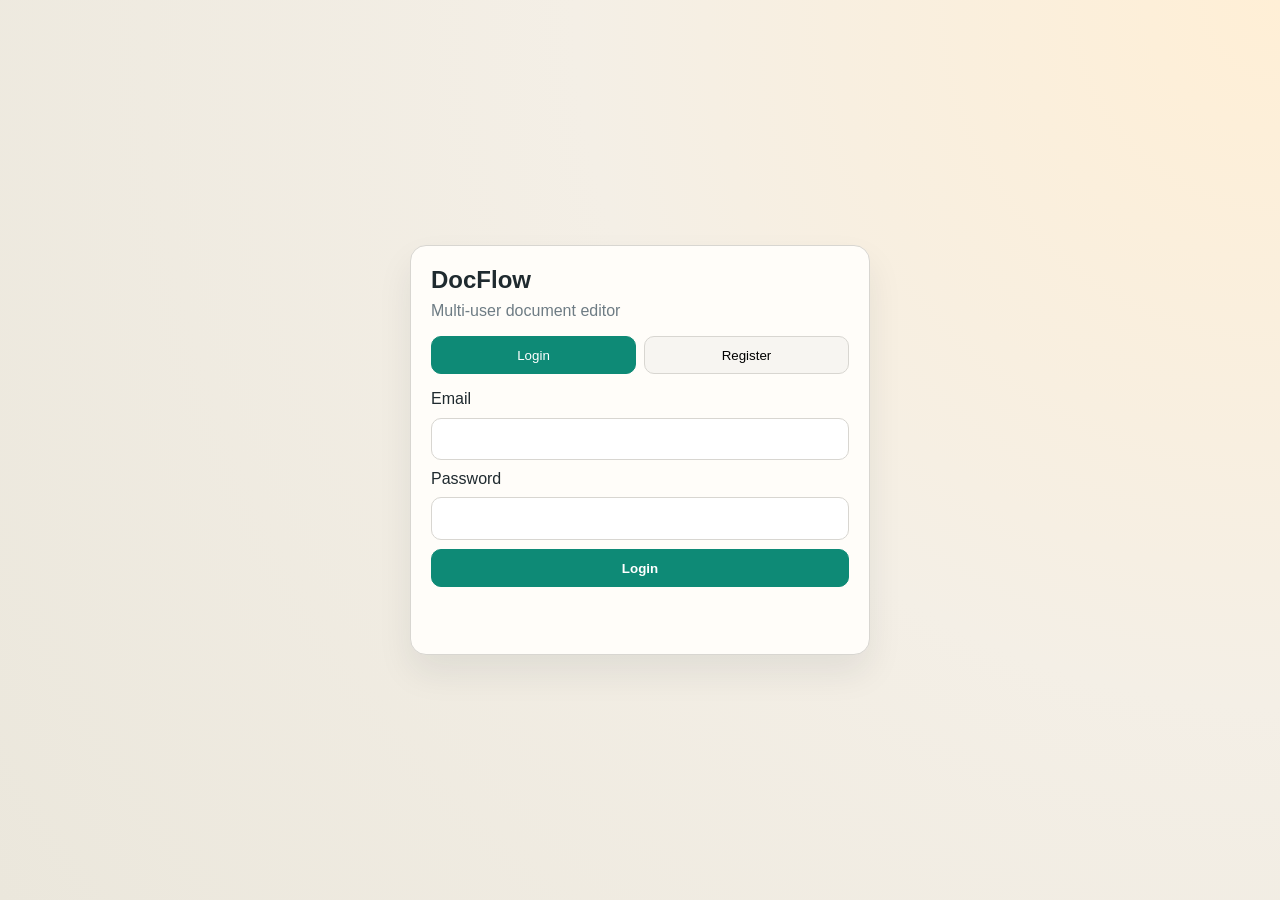
<file: client/index.html>
<!DOCTYPE html>
<html lang="en">
<head>
	<meta charset="UTF-8">
	<meta name="viewport" content="width=device-width, initial-scale=1.0">
	<title>DocFlow | Login</title>
	<link rel="stylesheet" href="css/style.css">
</head>
<body>
	<main class="auth-shell">
		<section class="card auth-card">
			<h1>DocFlow</h1>
			<p class="muted">Multi-user document editor</p>

			<div class="tabs">
				<button id="show-login" class="tab-btn active" type="button">Login</button>
				<button id="show-register" class="tab-btn" type="button">Register</button>
			</div>

			<form id="login-form" class="form-grid">
				<label>Email</label>
				<input type="email" id="login-email" required>
				<label>Password</label>
				<input type="password" id="login-password" required>
				<button class="btn primary" type="submit">Login</button>
			</form>

			<form id="register-form" class="form-grid hidden">
				<label>Name</label>
				<input type="text" id="register-name" required>
				<label>Email</label>
				<input type="email" id="register-email" required>
				<label>Password</label>
				<input type="password" id="register-password" required>
				<label>Role</label>
				<select id="register-role">
					<option value="Editor">Editor</option>
					<option value="Admin">Admin</option>
				</select>
				<button class="btn primary" type="submit">Create Account</button>
			</form>

			<p id="auth-message" class="message"></p>
		</section>
	</main>

	<script src="js/api.js"></script>
	<script src="js/login.js"></script>
</body>
</html>
</file>
<file: client/css/style.css>
:root {
	--bg: #f4efe6;
	--card: #fffdf9;
	--ink: #1f2a2f;
	--muted: #6e7c84;
	--primary: #0e8a76;
	--primary-strong: #0a6d5d;
	--border: #d8d6d1;
	--danger: #b23a48;
	--shadow: 0 18px 35px rgba(22, 34, 45, 0.08);
}

* {
	box-sizing: border-box;
}

body {
	margin: 0;
	font-family: "IBM Plex Sans", "Segoe UI", sans-serif;
	color: var(--ink);
	background: radial-gradient(circle at top right, #ffefd6 0%, var(--bg) 45%, #ebe7dc 100%);
	min-height: 100vh;
}

h1,
h2,
h3 {
	margin: 0 0 0.5rem;
	font-family: "Space Grotesk", "Segoe UI", sans-serif;
}

.muted {
	color: var(--muted);
	margin-top: 0;
}

.auth-shell,
.page-shell {
	width: min(1080px, 92vw);
	margin: 2rem auto;
}

.auth-shell {
	min-height: 100vh;
	display: grid;
	place-items: center;
	margin: 0 auto;
}

.card {
	background: var(--card);
	border: 1px solid var(--border);
	box-shadow: var(--shadow);
	border-radius: 16px;
	padding: 1.25rem;
}

.auth-card {
	width: min(460px, 92vw);
}

.tabs {
	display: grid;
	grid-template-columns: 1fr 1fr;
	gap: 0.5rem;
	margin: 1rem 0;
}

.tab-btn {
	border: 1px solid var(--border);
	background: #f7f5f1;
	border-radius: 10px;
	padding: 0.65rem;
	cursor: pointer;
}

.tab-btn.active {
	background: var(--primary);
	color: #fff;
	border-color: var(--primary);
}

.form-grid {
	display: grid;
	gap: 0.6rem;
}

input,
textarea,
select {
	width: 100%;
	padding: 0.7rem;
	border: 1px solid var(--border);
	border-radius: 10px;
	font: inherit;
	background: #fff;
}

textarea {
	resize: vertical;
}

.btn {
	border: 1px solid var(--border);
	border-radius: 10px;
	background: #f9f6f0;
	color: var(--ink);
	padding: 0.65rem 0.95rem;
	text-decoration: none;
	font-weight: 600;
	cursor: pointer;
}

.btn.primary {
	background: var(--primary);
	border-color: var(--primary);
	color: #fff;
}

.btn.primary:hover {
	background: var(--primary-strong);
}

.btn.danger {
	background: #fde8ea;
	color: var(--danger);
	border-color: #f2c3c9;
}

.topbar {
	width: min(1080px, 92vw);
	margin: 1.5rem auto 1rem;
	display: flex;
	flex-wrap: wrap;
	align-items: center;
	justify-content: space-between;
	gap: 0.8rem;
}

.top-actions {
	display: flex;
	flex-wrap: wrap;
	gap: 0.5rem;
}

.section-head {
	display: flex;
	align-items: center;
	justify-content: space-between;
}

.list {
	display: grid;
	gap: 0.65rem;
	margin-top: 0.9rem;
}

.list.small {
	max-height: 260px;
	overflow: auto;
}

.item {
	border: 1px solid var(--border);
	background: #fff;
	border-radius: 12px;
	padding: 0.75rem;
	display: flex;
	gap: 0.5rem;
	align-items: center;
	justify-content: space-between;
}

.item-meta {
	color: var(--muted);
	font-size: 0.9rem;
}

.inline-form {
	display: grid;
	grid-template-columns: 1fr auto;
	gap: 0.5rem;
}

.message {
	min-height: 1.2rem;
	color: var(--primary-strong);
	margin-top: 0.7rem;
}

.hidden {
	display: none;
}

.two-col {
	display: grid;
	grid-template-columns: 2fr 1fr;
	gap: 1rem;
}

.stack {
	display: grid;
	gap: 1rem;
}

@media (max-width: 900px) {
	.two-col {
		grid-template-columns: 1fr;
	}
}
</file>
